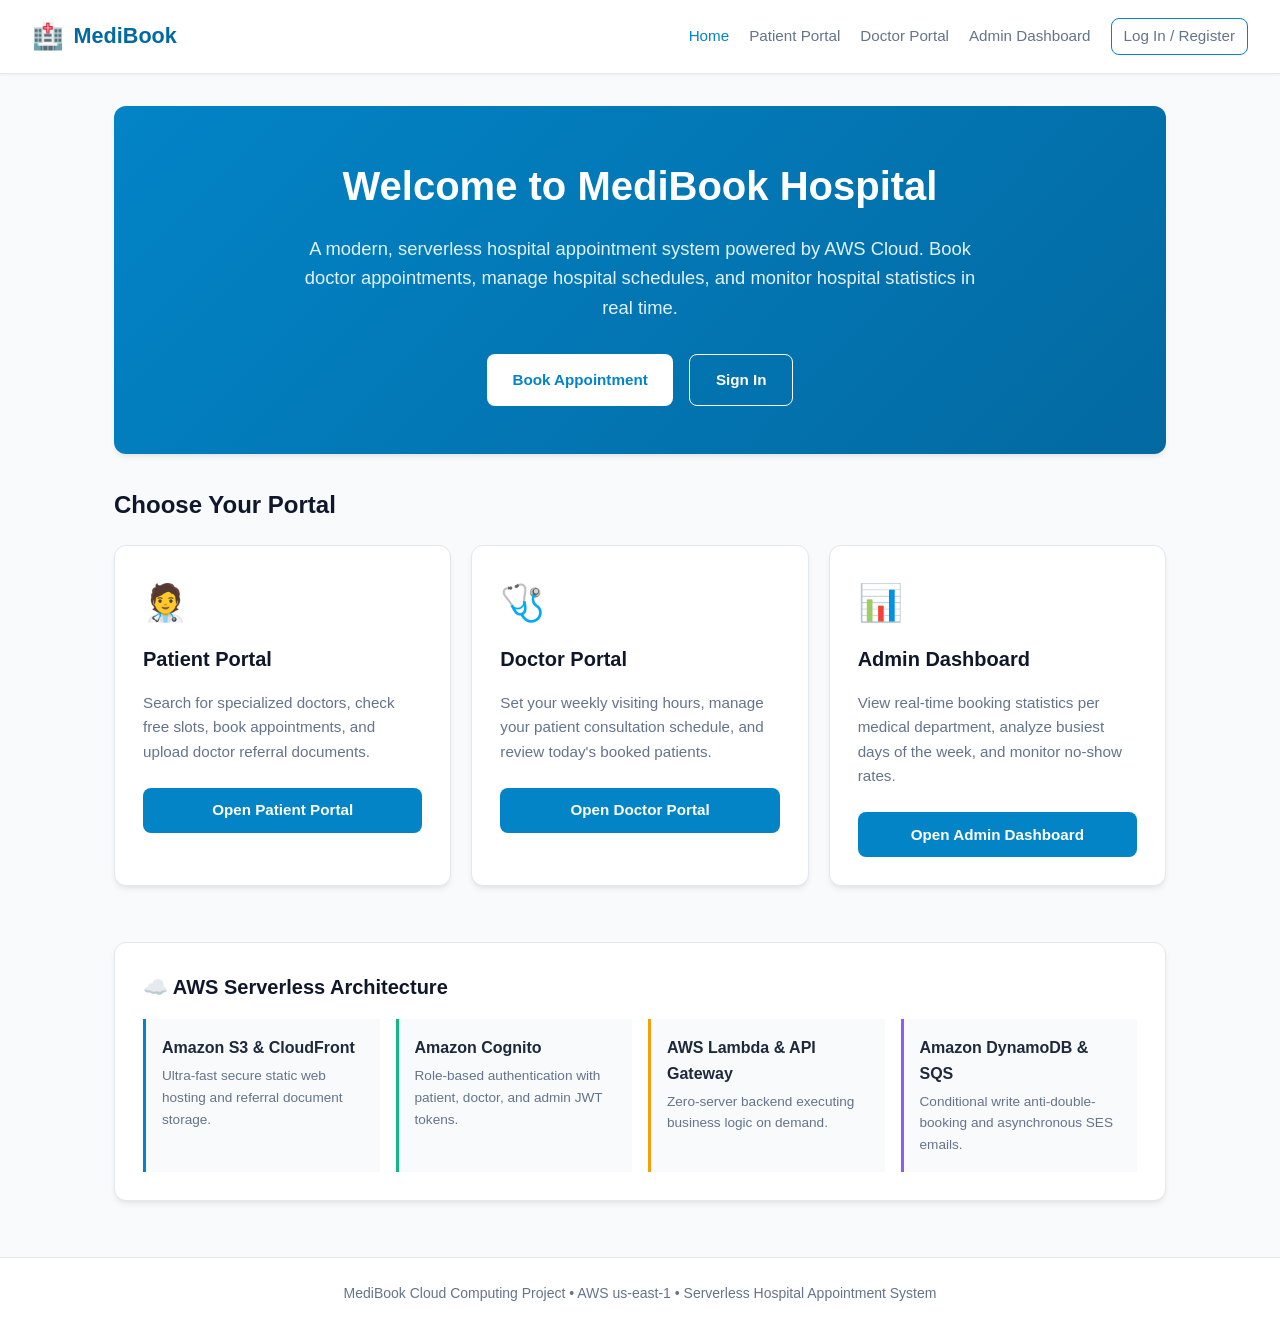
<file: medibook/code/frontend/index.html>
<!DOCTYPE html>
<html lang="en">
<head>
    <meta charset="UTF-8">
    <meta name="viewport" content="width=device-width, initial-scale=1.0">
    <title>MediBook - Cloud Hospital Booking System</title>
    <link rel="stylesheet" href="css/style.css">
</head>
<body>

    <!-- Top Navigation Bar -->
    <header class="navbar">
        <a href="index.html" class="nav-brand">
            <span class="logo-icon">🏥</span>
            <span>MediBook</span>
        </a>
        <nav class="nav-links">
            <a href="index.html" class="active">Home</a>
            <a href="patient.html">Patient Portal</a>
            <a href="doctor.html">Doctor Portal</a>
            <a href="admin.html">Admin Dashboard</a>
            <span id="nav-user-container">
                <a href="login.html" class="btn btn-outline btn-sm">Log In / Register</a>
            </span>
        </nav>
    </header>

    <!-- Main Content Container -->
    <main class="container">
        <!-- Hero Banner -->
        <section class="card" style="background: linear-gradient(135deg, #0284c7 0%, #0369a1 100%); color: white; padding: 3rem 2rem; border: none; text-align: center;">
            <h1 style="font-size: 2.5rem; margin-bottom: 1rem; color: white;">Welcome to MediBook Hospital</h1>
            <p style="font-size: 1.15rem; max-width: 700px; margin: 0 auto 2rem; color: #e0f2fe;">
                A modern, serverless hospital appointment system powered by AWS Cloud. Book doctor appointments, manage hospital schedules, and monitor hospital statistics in real time.
            </p>
            <div style="display: flex; justify-content: center; gap: 1rem; flex-wrap: wrap;">
                <a href="patient.html" class="btn" style="background: white; color: #0284c7; font-weight: 700; padding: 0.8rem 1.6rem;">Book Appointment</a>
                <a href="login.html" class="btn btn-outline" style="border-color: white; color: white; padding: 0.8rem 1.6rem;">Sign In</a>
            </div>
        </section>

        <!-- Role Portals Grid -->
        <section style="margin-top: 2rem;">
            <h2 style="font-size: 1.5rem; margin-bottom: 1.25rem; color: #0f172a;">Choose Your Portal</h2>
            <div class="grid-3">
                <!-- Patient Card -->
                <div class="card">
                    <div style="font-size: 2.25rem; margin-bottom: 0.75rem;">🧑‍⚕️</div>
                    <h3 class="card-title">Patient Portal</h3>
                    <p style="color: #64748b; font-size: 0.95rem; margin-bottom: 1.5rem;">
                        Search for specialized doctors, check free slots, book appointments, and upload doctor referral documents.
                    </p>
                    <a href="patient.html" class="btn btn-primary btn-block">Open Patient Portal</a>
                </div>

                <!-- Doctor Card -->
                <div class="card">
                    <div style="font-size: 2.25rem; margin-bottom: 0.75rem;">🩺</div>
                    <h3 class="card-title">Doctor Portal</h3>
                    <p style="color: #64748b; font-size: 0.95rem; margin-bottom: 1.5rem;">
                        Set your weekly visiting hours, manage your patient consultation schedule, and review today's booked patients.
                    </p>
                    <a href="doctor.html" class="btn btn-primary btn-block">Open Doctor Portal</a>
                </div>

                <!-- Admin Card -->
                <div class="card">
                    <div style="font-size: 2.25rem; margin-bottom: 0.75rem;">📊</div>
                    <h3 class="card-title">Admin Dashboard</h3>
                    <p style="color: #64748b; font-size: 0.95rem; margin-bottom: 1.5rem;">
                        View real-time booking statistics per medical department, analyze busiest days of the week, and monitor no-show rates.
                    </p>
                    <a href="admin.html" class="btn btn-primary btn-block">Open Admin Dashboard</a>
                </div>
            </div>
        </section>

        <!-- Cloud Architecture Highlights -->
        <section class="card" style="margin-top: 2rem;">
            <h3 class="card-title">☁️ AWS Serverless Architecture</h3>
            <div class="grid-4" style="margin-top: 1rem;">
                <div style="padding: 1rem; border-left: 3px solid #0284c7; background: #f8fafc;">
                    <strong>Amazon S3 & CloudFront</strong>
                    <p style="font-size: 0.85rem; color: #64748b; margin-top: 0.25rem;">Ultra-fast secure static web hosting and referral document storage.</p>
                </div>
                <div style="padding: 1rem; border-left: 3px solid #10b981; background: #f8fafc;">
                    <strong>Amazon Cognito</strong>
                    <p style="font-size: 0.85rem; color: #64748b; margin-top: 0.25rem;">Role-based authentication with patient, doctor, and admin JWT tokens.</p>
                </div>
                <div style="padding: 1rem; border-left: 3px solid #f59e0b; background: #f8fafc;">
                    <strong>AWS Lambda & API Gateway</strong>
                    <p style="font-size: 0.85rem; color: #64748b; margin-top: 0.25rem;">Zero-server backend executing business logic on demand.</p>
                </div>
                <div style="padding: 1rem; border-left: 3px solid #8b5cf6; background: #f8fafc;">
                    <strong>Amazon DynamoDB & SQS</strong>
                    <p style="font-size: 0.85rem; color: #64748b; margin-top: 0.25rem;">Conditional write anti-double-booking and asynchronous SES emails.</p>
                </div>
            </div>
        </section>
    </main>

    <!-- Footer -->
    <footer>
        <p>MediBook Cloud Computing Project • AWS us-east-1 • Serverless Hospital Appointment System</p>
    </footer>

    <!-- Scripts -->
    <script src="js/config.js"></script>
    <script src="js/auth.js"></script>
    <script>
        // Update user badge if logged in
        document.addEventListener("DOMContentLoaded", () => {
            const user = getCurrentUser();
            const container = document.getElementById("nav-user-container");
            if (user) {
                const role = getUserRole();
                const email = user.email || "User";
                container.innerHTML = `
                    <span class="user-badge">${role.toUpperCase()}</span>
                    <span style="font-size: 0.9rem; color: #475569; margin: 0 0.5rem;">${email}</span>
                    <button onclick="authSignOut()" class="btn btn-secondary btn-sm">Log Out</button>
                `;
            }
        });
    </script>
</body>
</html>
</file>
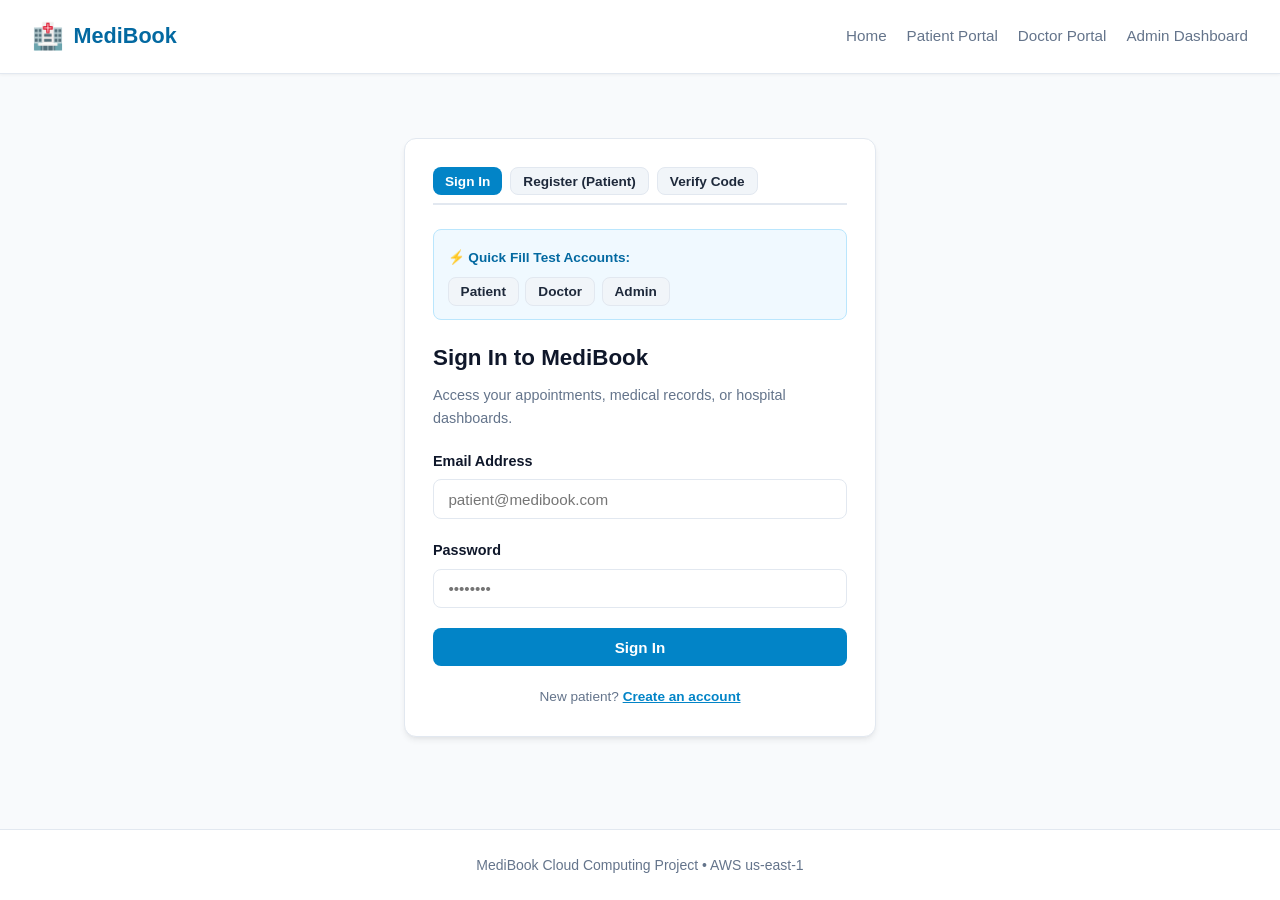
<file: medibook/code/frontend/doctor.html>
<!DOCTYPE html>
<html lang="en">
<head>
    <meta charset="UTF-8">
    <meta name="viewport" content="width=device-width, initial-scale=1.0">
    <title>MediBook - Doctor Portal</title>
    <link rel="stylesheet" href="css/style.css">
</head>
<body>

    <!-- Top Navigation Bar -->
    <header class="navbar">
        <a href="index.html" class="nav-brand">
            <span class="logo-icon">🏥</span>
            <span>MediBook</span>
        </a>
        <nav class="nav-links">
            <a href="index.html">Home</a>
            <a href="patient.html">Patient Portal</a>
            <a href="doctor.html" class="active">Doctor Portal</a>
            <a href="admin.html">Admin Dashboard</a>
            <span id="nav-user-container"></span>
        </nav>
    </header>

    <main class="container">
        <!-- Header -->
        <div class="page-header">
            <h1>🩺 Doctor Management Portal</h1>
            <p>Configure your consultation schedule and review booked patient appointments for today.</p>
        </div>

        <!-- Alert Banner -->
        <div id="doctor-alert" class="alert" style="display: none;"></div>

        <!-- SECTION 1: TODAY'S APPOINTMENT LIST -->
        <div class="card">
            <div class="card-title">
                <span>Today's Patient Schedule</span>
                <div style="display: flex; gap: 0.5rem; align-items: center;">
                    <input type="date" id="schedule-date" class="form-control" style="width: auto; padding: 0.35rem 0.6rem;" onchange="loadDoctorTodayAppointments()">
                    <button class="btn btn-secondary btn-sm" onclick="loadDoctorTodayAppointments()">Refresh</button>
                </div>
            </div>

            <div class="table-responsive">
                <table class="data-table">
                    <thead>
                        <tr>
                            <th>Time</th>
                            <th>Patient ID / Email</th>
                            <th>Department</th>
                            <th>Status</th>
                            <th>Symptoms / Notes</th>
                        </tr>
                    </thead>
                    <tbody id="today-appointments-tbody">
                        <tr>
                            <td colspan="5" style="text-align: center; color: #94a3b8; padding: 2rem;">
                                Loading today's schedule...
                            </td>
                        </tr>
                    </tbody>
                </table>
            </div>
        </div>

        <!-- SECTION 2: SET WEEKLY AVAILABILITY -->
        <div class="card">
            <h2 class="card-title">Set Weekly Visiting Hours</h2>
            <p style="font-size: 0.9rem; color: #64748b; margin-bottom: 1.25rem;">
                Select the standard time slots when you are available for hospital patient bookings.
            </p>

            <form id="form-availability" onsubmit="saveAvailability(event)">
                <div class="grid-2">
                    <div class="form-group">
                        <label class="form-label" for="doc-name-input">Doctor Profile Name</label>
                        <input type="text" id="doc-name-input" class="form-control" placeholder="Dr. Sarah Jenkins" value="Dr. Sarah Jenkins">
                    </div>
                    <div class="form-group">
                        <label class="form-label" for="doc-dept-input">Medical Department</label>
                        <select id="doc-dept-input" class="form-control">
                            <option value="Cardiology">Cardiology</option>
                            <option value="Neurology">Neurology</option>
                            <option value="Pediatrics">Pediatrics</option>
                            <option value="Orthopedics">Orthopedics</option>
                            <option value="Dermatology">Dermatology</option>
                        </select>
                    </div>
                </div>

                <label class="form-label" style="margin-top: 0.5rem;">Select Daily Slots:</label>
                <div class="grid-4" style="margin: 0.75rem 0 1.5rem;">
                    <label style="display: flex; align-items: center; gap: 0.5rem; background: #f8fafc; padding: 0.6rem; border-radius: 6px; border: 1px solid #e2e8f0; cursor: pointer;">
                        <input type="checkbox" name="time-slot" value="09:00" checked> 09:00 AM
                    </label>
                    <label style="display: flex; align-items: center; gap: 0.5rem; background: #f8fafc; padding: 0.6rem; border-radius: 6px; border: 1px solid #e2e8f0; cursor: pointer;">
                        <input type="checkbox" name="time-slot" value="10:00" checked> 10:00 AM
                    </label>
                    <label style="display: flex; align-items: center; gap: 0.5rem; background: #f8fafc; padding: 0.6rem; border-radius: 6px; border: 1px solid #e2e8f0; cursor: pointer;">
                        <input type="checkbox" name="time-slot" value="11:00" checked> 11:00 AM
                    </label>
                    <label style="display: flex; align-items: center; gap: 0.5rem; background: #f8fafc; padding: 0.6rem; border-radius: 6px; border: 1px solid #e2e8f0; cursor: pointer;">
                        <input type="checkbox" name="time-slot" value="13:00"> 01:00 PM
                    </label>
                    <label style="display: flex; align-items: center; gap: 0.5rem; background: #f8fafc; padding: 0.6rem; border-radius: 6px; border: 1px solid #e2e8f0; cursor: pointer;">
                        <input type="checkbox" name="time-slot" value="14:00" checked> 02:00 PM
                    </label>
                    <label style="display: flex; align-items: center; gap: 0.5rem; background: #f8fafc; padding: 0.6rem; border-radius: 6px; border: 1px solid #e2e8f0; cursor: pointer;">
                        <input type="checkbox" name="time-slot" value="15:00" checked> 03:00 PM
                    </label>
                    <label style="display: flex; align-items: center; gap: 0.5rem; background: #f8fafc; padding: 0.6rem; border-radius: 6px; border: 1px solid #e2e8f0; cursor: pointer;">
                        <input type="checkbox" name="time-slot" value="16:00" checked> 04:00 PM
                    </label>
                    <label style="display: flex; align-items: center; gap: 0.5rem; background: #f8fafc; padding: 0.6rem; border-radius: 6px; border: 1px solid #e2e8f0; cursor: pointer;">
                        <input type="checkbox" name="time-slot" value="17:00"> 05:00 PM
                    </label>
                </div>

                <button type="submit" id="btn-save-schedule" class="btn btn-primary">
                    Save Weekly Availability
                </button>
            </form>
        </div>
    </main>

    <footer>
        <p>MediBook Cloud Computing Project • AWS us-east-1</p>
    </footer>

    <!-- Scripts -->
    <script src="js/config.js"></script>
    <script src="js/auth.js"></script>
    <script src="js/api.js"></script>
    <script src="js/doctor.js"></script>
</body>
</html>
</file>
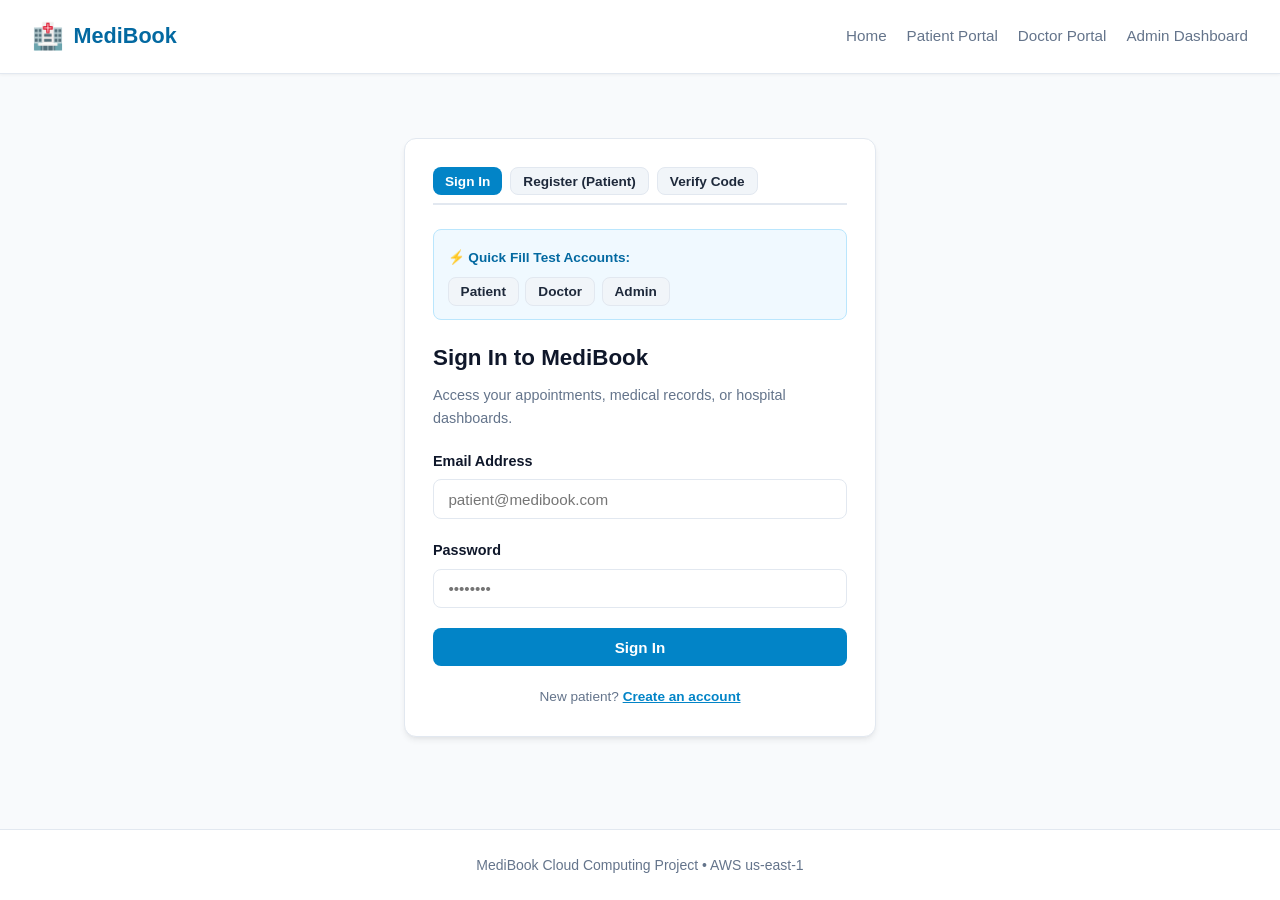
<file: medibook/code/frontend/login.html>
<!DOCTYPE html>
<html lang="en">
<head>
    <meta charset="UTF-8">
    <meta name="viewport" content="width=device-width, initial-scale=1.0">
    <title>MediBook - Login & Registration</title>
    <link rel="stylesheet" href="css/style.css">
</head>
<body>

    <!-- Top Navigation Bar -->
    <header class="navbar">
        <a href="index.html" class="nav-brand">
            <span class="logo-icon">🏥</span>
            <span>MediBook</span>
        </a>
        <nav class="nav-links">
            <a href="index.html">Home</a>
            <a href="patient.html">Patient Portal</a>
            <a href="doctor.html">Doctor Portal</a>
            <a href="admin.html">Admin Dashboard</a>
        </nav>
    </header>

    <main class="container" style="max-width: 520px;">
        <div class="card" style="margin-top: 2rem;">
            <!-- Tab Buttons -->
            <div style="display: flex; gap: 0.5rem; margin-bottom: 1.5rem; border-bottom: 2px solid #e2e8f0; padding-bottom: 0.5rem;">
                <button id="tab-btn-signin" class="btn btn-primary btn-sm" onclick="showTab('signin')">Sign In</button>
                <button id="tab-btn-signup" class="btn btn-secondary btn-sm" onclick="showTab('signup')">Register (Patient)</button>
                <button id="tab-btn-confirm" class="btn btn-secondary btn-sm" onclick="showTab('confirm')">Verify Code</button>
            </div>

            <!-- Message Alert Banner -->
            <div id="alert-box" class="alert" style="display: none;"></div>

            <!-- Quick Demo Accounts Helper -->
            <div style="background: #f0f9ff; border-radius: 8px; padding: 0.85rem; margin-bottom: 1.25rem; border: 1px solid #bae6fd;">
                <strong style="color: #0369a1; font-size: 0.85rem;">⚡ Quick Fill Test Accounts:</strong>
                <div style="display: flex; gap: 0.4rem; margin-top: 0.5rem; flex-wrap: wrap;">
                    <button type="button" class="btn btn-secondary btn-sm" onclick="fillTestAccount('patient@medibook.com', 'Password123!')">Patient</button>
                    <button type="button" class="btn btn-secondary btn-sm" onclick="fillTestAccount('doctor@medibook.com', 'Password123!')">Doctor</button>
                    <button type="button" class="btn btn-secondary btn-sm" onclick="fillTestAccount('admin@medibook.com', 'Password123!')">Admin</button>
                </div>
            </div>

            <!-- 1. SIGN IN FORM -->
            <div id="section-signin">
                <h2 style="font-size: 1.4rem; color: #0f172a; margin-bottom: 0.5rem;">Sign In to MediBook</h2>
                <p style="font-size: 0.9rem; color: #64748b; margin-bottom: 1.25rem;">
                    Access your appointments, medical records, or hospital dashboards.
                </p>

                <form id="form-signin" onsubmit="handleSignIn(event)">
                    <div class="form-group">
                        <label class="form-label" for="signin-email">Email Address</label>
                        <input type="email" id="signin-email" class="form-control" placeholder="patient@medibook.com" required>
                    </div>

                    <div class="form-group">
                        <label class="form-label" for="signin-password">Password</label>
                        <input type="password" id="signin-password" class="form-control" placeholder="••••••••" required>
                    </div>

                    <button type="submit" id="btn-submit-signin" class="btn btn-primary btn-block">Sign In</button>
                </form>

                <div style="margin-top: 1.25rem; font-size: 0.85rem; color: #64748b; text-align: center;">
                    New patient? <a href="javascript:void(0)" onclick="showTab('signup')" style="color: #0284c7; font-weight: 600;">Create an account</a>
                </div>
            </div>

            <!-- 2. SIGN UP FORM -->
            <div id="section-signup" style="display: none;">
                <h2 style="font-size: 1.4rem; color: #0f172a; margin-bottom: 0.5rem;">Create Patient Account</h2>
                <p style="font-size: 0.9rem; color: #64748b; margin-bottom: 1.25rem;">
                    Register as a new hospital patient. You will be sent a 6-digit confirmation code.
                </p>

                <form id="form-signup" onsubmit="handleSignUp(event)">
                    <div class="form-group">
                        <label class="form-label" for="signup-name">Full Name</label>
                        <input type="text" id="signup-name" class="form-control" placeholder="John Doe" required>
                    </div>

                    <div class="form-group">
                        <label class="form-label" for="signup-email">Email Address</label>
                        <input type="email" id="signup-email" class="form-control" placeholder="name@example.com" required>
                    </div>

                    <div class="form-group">
                        <label class="form-label" for="signup-password">Password</label>
                        <input type="password" id="signup-password" class="form-control" placeholder="At least 8 characters with 1 number" required>
                        <small style="color: #64748b; font-size: 0.8rem;">Min 8 characters (uppercase, lowercase, number recommended)</small>
                    </div>

                    <button type="submit" id="btn-submit-signup" class="btn btn-primary btn-block">Register</button>
                </form>

                <div style="margin-top: 1.25rem; font-size: 0.85rem; color: #64748b; text-align: center;">
                    Already registered? <a href="javascript:void(0)" onclick="showTab('signin')" style="color: #0284c7; font-weight: 600;">Sign in here</a>
                </div>
            </div>

            <!-- 3. CONFIRM SIGN UP FORM -->
            <div id="section-confirm" style="display: none;">
                <h2 style="font-size: 1.4rem; color: #0f172a; margin-bottom: 0.5rem;">Verify Your Account</h2>
                <p style="font-size: 0.9rem; color: #64748b; margin-bottom: 1.25rem;">
                    Enter the 6-digit verification code sent to your email address by Amazon Cognito.
                </p>

                <form id="form-confirm" onsubmit="handleConfirmSignUp(event)">
                    <div class="form-group">
                        <label class="form-label" for="confirm-email">Email Address</label>
                        <input type="email" id="confirm-email" class="form-control" placeholder="name@example.com" required>
                    </div>

                    <div class="form-group">
                        <label class="form-label" for="confirm-code">6-Digit Verification Code</label>
                        <input type="text" id="confirm-code" class="form-control" placeholder="123456" maxlength="6" required>
                    </div>

                    <button type="submit" id="btn-submit-confirm" class="btn btn-primary btn-block">Confirm Account</button>
                </form>
            </div>
        </div>
    </main>

    <footer>
        <p>MediBook Cloud Computing Project • AWS us-east-1</p>
    </footer>

    <!-- Scripts -->
    <script src="js/config.js"></script>
    <script src="js/auth.js"></script>
    <script>
        function fillTestAccount(email, password) {
            document.getElementById("signin-email").value = email;
            document.getElementById("signin-password").value = password;
            showTab("signin");
        }

        function showTab(tabName) {
            document.getElementById("section-signin").style.display = tabName === "signin" ? "block" : "none";
            document.getElementById("section-signup").style.display = tabName === "signup" ? "block" : "none";
            document.getElementById("section-confirm").style.display = tabName === "confirm" ? "block" : "none";

            document.getElementById("tab-btn-signin").className = tabName === "signin" ? "btn btn-primary btn-sm" : "btn btn-secondary btn-sm";
            document.getElementById("tab-btn-signup").className = tabName === "signup" ? "btn btn-primary btn-sm" : "btn btn-secondary btn-sm";
            document.getElementById("tab-btn-confirm").className = tabName === "confirm" ? "btn btn-primary btn-sm" : "btn btn-secondary btn-sm";
            hideAlert();
        }

        function showAlert(message, type = "danger") {
            const box = document.getElementById("alert-box");
            box.className = `alert alert-${type}`;
            box.textContent = message;
            box.style.display = "block";
        }

        function hideAlert() {
            document.getElementById("alert-box").style.display = "none";
        }

        // 1. Handle Sign In
        async function handleSignIn(e) {
            e.preventDefault();
            const email = document.getElementById("signin-email").value.trim();
            const password = document.getElementById("signin-password").value;
            const submitBtn = document.getElementById("btn-submit-signin");

            try {
                submitBtn.disabled = true;
                submitBtn.textContent = "Signing In...";
                hideAlert();

                const user = await authSignIn(email, password);
                const role = getUserRole();

                showAlert("Sign in successful! Redirecting...", "success");

                setTimeout(() => {
                    if (role === "admin") {
                        window.location.href = "admin.html";
                    } else if (role === "doctor") {
                        window.location.href = "doctor.html";
                    } else {
                        window.location.href = "patient.html";
                    }
                }, 600);
            } catch (err) {
                showAlert(err.message || "Failed to sign in. Please verify your credentials.", "danger");
            } finally {
                submitBtn.disabled = false;
                submitBtn.textContent = "Sign In";
            }
        }

        // 2. Handle Sign Up
        async function handleSignUp(e) {
            e.preventDefault();
            const name = document.getElementById("signup-name").value.trim();
            const email = document.getElementById("signup-email").value.trim();
            const password = document.getElementById("signup-password").value;
            const submitBtn = document.getElementById("btn-submit-signup");

            try {
                submitBtn.disabled = true;
                submitBtn.textContent = "Registering...";
                hideAlert();

                await authSignUp(email, password, name);
                document.getElementById("confirm-email").value = email;
                showTab("confirm");
                showAlert("Registration submitted! Enter your 6-digit confirmation code (e.g. 123456).", "success");
            } catch (err) {
                showAlert(err.message || "Registration failed. Please try a stronger password.", "danger");
            } finally {
                submitBtn.disabled = false;
                submitBtn.textContent = "Register";
            }
        }

        // 3. Handle Confirm Sign Up
        async function handleConfirmSignUp(e) {
            e.preventDefault();
            const email = document.getElementById("confirm-email").value.trim();
            const code = document.getElementById("confirm-code").value.trim();
            const submitBtn = document.getElementById("btn-submit-confirm");

            try {
                submitBtn.disabled = true;
                submitBtn.textContent = "Verifying...";
                hideAlert();

                await authConfirmSignUp(email, code);
                document.getElementById("signin-email").value = email;
                showTab("signin");
                showAlert("Account confirmed! You can now sign in.", "success");
            } catch (err) {
                showAlert(err.message || "Verification failed. Check the code and try again.", "danger");
            } finally {
                submitBtn.disabled = false;
                submitBtn.textContent = "Confirm Account";
            }
        }
    </script>
</body>
</html>
</file>
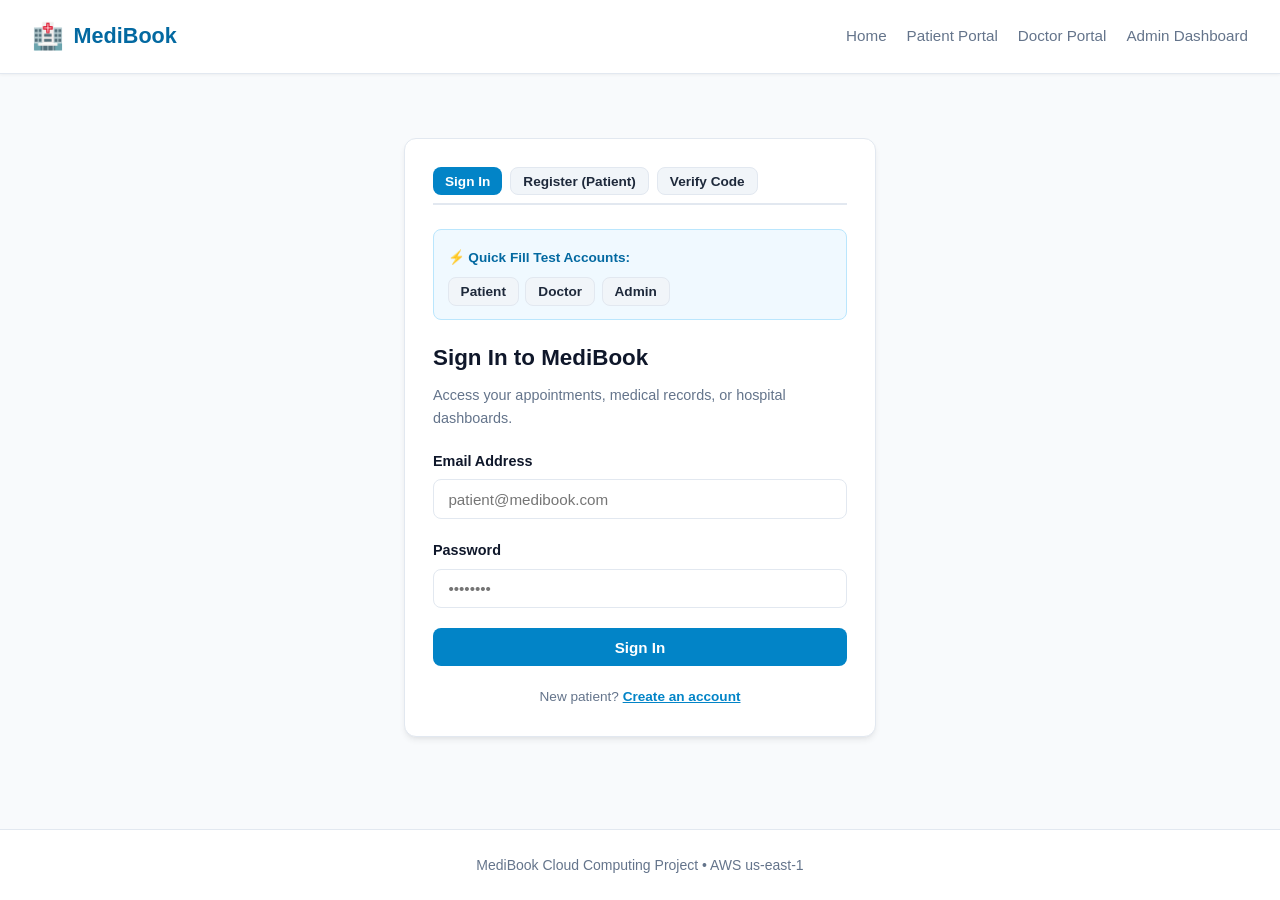
<file: medibook/code/frontend/patient.html>
<!DOCTYPE html>
<html lang="en">
<head>
    <meta charset="UTF-8">
    <meta name="viewport" content="width=device-width, initial-scale=1.0">
    <title>MediBook - Patient Portal</title>
    <link rel="stylesheet" href="css/style.css">
</head>
<body>

    <!-- Top Navigation Bar -->
    <header class="navbar">
        <a href="index.html" class="nav-brand">
            <span class="logo-icon">🏥</span>
            <span>MediBook</span>
        </a>
        <nav class="nav-links">
            <a href="index.html">Home</a>
            <a href="patient.html" class="active">Patient Portal</a>
            <a href="doctor.html">Doctor Portal</a>
            <a href="admin.html">Admin Dashboard</a>
            <span id="nav-user-container"></span>
        </nav>
    </header>

    <main class="container">
        <!-- Header -->
        <div class="page-header">
            <h1>🧑‍⚕️ Patient Portal</h1>
            <p>Find doctors, view real-time availability, schedule consultations, and manage your appointments.</p>
        </div>

        <!-- Global Alert Message -->
        <div id="patient-alert" class="alert" style="display: none;"></div>

        <!-- SECTION 1: SEARCH & BOOK APPOINTMENTS -->
        <div class="card">
            <h2 class="card-title">Book an Appointment</h2>

            <div class="grid-2">
                <!-- Filter & Doctor Picker -->
                <div>
                    <div class="form-group">
                        <label class="form-label" for="dept-select">Filter by Department</label>
                        <select id="dept-select" class="form-control" onchange="onDepartmentChange()">
                            <option value="">All Departments</option>
                            <option value="Cardiology">Cardiology</option>
                            <option value="Neurology">Neurology</option>
                            <option value="Pediatrics">Pediatrics</option>
                            <option value="Orthopedics">Orthopedics</option>
                            <option value="Dermatology">Dermatology</option>
                        </select>
                    </div>

                    <div class="form-group">
                        <label class="form-label" for="doctor-select">Choose Doctor</label>
                        <select id="doctor-select" class="form-control" onchange="onDoctorChange()">
                            <option value="">Loading doctors...</option>
                        </select>
                    </div>

                    <div id="doctor-info-box" style="display: none; background: #f0f9ff; padding: 1rem; border-radius: 8px; border-left: 4px solid #0284c7; margin-bottom: 1rem;">
                        <h4 id="doc-info-name" style="color: #0369a1; margin-bottom: 0.25rem;">Doctor Name</h4>
                        <p id="doc-info-room" style="font-size: 0.85rem; color: #475569; margin-bottom: 0.25rem;">Room</p>
                        <p id="doc-info-bio" style="font-size: 0.85rem; color: #64748b;">Bio</p>
                    </div>

                    <div class="form-group">
                        <label class="form-label" for="appointment-date">Appointment Date</label>
                        <input type="date" id="appointment-date" class="form-control" onchange="loadDoctorSlots()">
                    </div>
                </div>

                <!-- Available Slots Picker -->
                <div>
                    <label class="form-label">Available Time Slots</label>
                    <div id="slots-loading" style="display: none; color: #64748b; font-size: 0.9rem; padding: 1rem 0;">
                        Checking available slots...
                    </div>
                    <div id="slots-container" class="slots-container">
                        <span style="color: #94a3b8; font-size: 0.9rem;">Select a doctor and date to view free slots.</span>
                    </div>

                    <div class="form-group" style="margin-top: 1rem;">
                        <label class="form-label" for="booking-notes">Reason for Visit / Symptoms (Optional)</label>
                        <input type="text" id="booking-notes" class="form-control" placeholder="e.g. Mild headache, routine checkup">
                    </div>

                    <button id="btn-book-slot" class="btn btn-primary btn-block" onclick="bookSelectedSlot()" disabled>
                        Confirm Booking
                    </button>
                </div>
            </div>
        </div>

        <!-- SECTION 2: UPLOAD REFERRAL DOCUMENT -->
        <div class="card">
            <h2 class="card-title">Upload Doctor Referral Document (S3 Presigned URL)</h2>
            <p style="font-size: 0.9rem; color: #64748b; margin-bottom: 1rem;">
                Have a doctor's referral letter or lab report? Upload it directly and securely to our private AWS S3 bucket.
            </p>

            <div class="upload-dropzone" onclick="document.getElementById('referral-file-input').click()">
                <div style="font-size: 2rem; margin-bottom: 0.5rem;">📄</div>
                <strong>Click to choose a referral document (PDF, PNG, JPG)</strong>
                <p id="selected-file-label" style="font-size: 0.85rem; color: #64748b; margin-top: 0.25rem;">Maximum size 10MB</p>
                <input type="file" id="referral-file-input" style="display: none;" onchange="onFileSelected(event)" accept=".pdf,.png,.jpg,.jpeg">
            </div>

            <div style="margin-top: 1rem; display: flex; gap: 1rem; align-items: center;">
                <button id="btn-upload-referral" class="btn btn-primary btn-sm" onclick="uploadReferralDocument()" disabled>
                    Upload Document to S3
                </button>
                <span id="upload-status-text" style="font-size: 0.85rem; color: #64748b;"></span>
            </div>
        </div>

        <!-- SECTION 3: MY APPOINTMENTS -->
        <div class="card">
            <div class="card-title">
                <span>My Scheduled Appointments</span>
                <button class="btn btn-secondary btn-sm" onclick="loadMyAppointments()">Refresh</button>
            </div>

            <div class="table-responsive">
                <table class="data-table">
                    <thead>
                        <tr>
                            <th>Doctor</th>
                            <th>Department</th>
                            <th>Date & Time</th>
                            <th>Status</th>
                            <th>Notes</th>
                            <th>Action</th>
                        </tr>
                    </thead>
                    <tbody id="my-appointments-table-body">
                        <tr>
                            <td colspan="6" style="text-align: center; color: #94a3b8; padding: 2rem;">
                                Loading your appointments...
                            </td>
                        </tr>
                    </tbody>
                </table>
            </div>
        </div>
    </main>

    <footer>
        <p>MediBook Cloud Computing Project • AWS us-east-1</p>
    </footer>

    <!-- Scripts -->
    <script src="js/config.js"></script>
    <script src="js/auth.js"></script>
    <script src="js/api.js"></script>
    <script src="js/patient.js"></script>
</body>
</html>
</file>
<file: medibook/code/frontend/css/style.css>
/* MediBook Hospital Healthcare Design System */
/* Clean, modern, accessible blue and white hospital theme */

:root {
    --primary: #0284c7;
    --primary-dark: #0369a1;
    --primary-light: #e0f2fe;
    --secondary: #0f172a;
    --accent: #06b6d4;
    --success: #10b981;
    --success-light: #d1fae5;
    --warning: #f59e0b;
    --warning-light: #fef3c7;
    --danger: #ef4444;
    --danger-light: #fee2e2;
    --background: #f8fafc;
    --surface: #ffffff;
    --border: #e2e8f0;
    --text-main: #1e293b;
    --text-muted: #64748b;
    --radius: 12px;
    --shadow: 0 4px 6px -1px rgba(0, 0, 0, 0.07), 0 2px 4px -2px rgba(0, 0, 0, 0.05);
    --shadow-lg: 0 10px 15px -3px rgba(0, 0, 0, 0.08), 0 4px 6px -4px rgba(0, 0, 0, 0.04);
}

* {
    box-sizing: border-box;
    margin: 0;
    padding: 0;
}

body {
    font-family: -apple-system, BlinkMacSystemFont, "Segoe UI", Roboto, Oxygen, Ubuntu, Cantarell, "Helvetica Neue", sans-serif;
    background-color: var(--background);
    color: var(--text-main);
    line-height: 1.6;
    min-height: 100vh;
    display: flex;
    flex-direction: column;
}

/* Header & Navigation Bar */
.navbar {
    background-color: var(--surface);
    border-bottom: 1px solid var(--border);
    padding: 1rem 2rem;
    display: flex;
    justify-content: space-between;
    align-items: center;
    position: sticky;
    top: 0;
    z-index: 50;
    box-shadow: 0 1px 3px rgba(0,0,0,0.05);
}

.nav-brand {
    display: flex;
    align-items: center;
    gap: 0.6rem;
    text-decoration: none;
    color: var(--primary-dark);
    font-size: 1.35rem;
    font-weight: 700;
}

.nav-brand span.logo-icon {
    font-size: 1.6rem;
}

.nav-links {
    display: flex;
    align-items: center;
    gap: 1.25rem;
}

.nav-links a {
    text-decoration: none;
    color: var(--text-muted);
    font-weight: 500;
    font-size: 0.95rem;
    transition: color 0.2s ease;
}

.nav-links a:hover, .nav-links a.active {
    color: var(--primary);
}

.user-badge {
    background-color: var(--primary-light);
    color: var(--primary-dark);
    padding: 0.35rem 0.8rem;
    border-radius: 9999px;
    font-size: 0.825rem;
    font-weight: 600;
    display: inline-flex;
    align-items: center;
    gap: 0.4rem;
}

/* Layout Container */
.container {
    max-width: 1100px;
    margin: 2rem auto;
    padding: 0 1.5rem;
    width: 100%;
    flex: 1;
}

/* Page Headers */
.page-header {
    margin-bottom: 2rem;
}

.page-header h1 {
    font-size: 1.9rem;
    color: var(--secondary);
    margin-bottom: 0.35rem;
}

.page-header p {
    color: var(--text-muted);
    font-size: 1rem;
}

/* Cards & Surfaces */
.card {
    background: var(--surface);
    border: 1px solid var(--border);
    border-radius: var(--radius);
    padding: 1.75rem;
    margin-bottom: 1.5rem;
    box-shadow: var(--shadow);
}

.card-title {
    font-size: 1.25rem;
    font-weight: 600;
    color: var(--secondary);
    margin-bottom: 1rem;
    display: flex;
    align-items: center;
    justify-content: space-between;
}

/* Buttons */
.btn {
    display: inline-flex;
    align-items: center;
    justify-content: center;
    gap: 0.5rem;
    padding: 0.65rem 1.35rem;
    font-size: 0.95rem;
    font-weight: 600;
    border-radius: 8px;
    border: none;
    cursor: pointer;
    transition: all 0.2s ease;
    text-decoration: none;
}

.btn-primary {
    background-color: var(--primary);
    color: #ffffff;
}

.btn-primary:hover {
    background-color: var(--primary-dark);
}

.btn-secondary {
    background-color: #f1f5f9;
    color: var(--text-main);
    border: 1px solid var(--border);
}

.btn-secondary:hover {
    background-color: #e2e8f0;
}

.btn-danger {
    background-color: var(--danger);
    color: #ffffff;
}

.btn-danger:hover {
    background-color: #dc2626;
}

.btn-outline {
    background-color: transparent;
    color: var(--primary);
    border: 1.5px solid var(--primary);
}

.btn-outline:hover {
    background-color: var(--primary-light);
}

.btn-sm {
    padding: 0.35rem 0.75rem;
    font-size: 0.85rem;
}

.btn-block {
    width: 100%;
}

/* Forms & Inputs */
.form-group {
    margin-bottom: 1.25rem;
}

.form-label {
    display: block;
    margin-bottom: 0.4rem;
    font-size: 0.9rem;
    font-weight: 600;
    color: var(--secondary);
}

.form-control {
    width: 100%;
    padding: 0.65rem 0.9rem;
    border: 1.5px solid var(--border);
    border-radius: 8px;
    font-size: 0.95rem;
    color: var(--text-main);
    background-color: #ffffff;
    transition: border-color 0.2s ease, box-shadow 0.2s ease;
}

.form-control:focus {
    outline: none;
    border-color: var(--primary);
    box-shadow: 0 0 0 3px rgba(2, 132, 199, 0.15);
}

/* Alert Messages */
.alert {
    padding: 0.9rem 1.2rem;
    border-radius: 8px;
    margin-bottom: 1.25rem;
    font-size: 0.95rem;
    display: flex;
    align-items: center;
    gap: 0.6rem;
}

.alert-success {
    background-color: var(--success-light);
    color: #065f46;
    border: 1px solid #a7f3d0;
}

.alert-danger {
    background-color: var(--danger-light);
    color: #991b1b;
    border: 1px solid #fecaca;
}

.alert-warning {
    background-color: var(--warning-light);
    color: #92400e;
    border: 1px solid #fde68a;
}

.alert-info {
    background-color: var(--primary-light);
    color: var(--primary-dark);
    border: 1px solid #bae6fd;
}

/* Grid Layouts */
.grid-2 {
    display: grid;
    grid-template-columns: repeat(auto-fit, minmax(280px, 1fr));
    gap: 1.5rem;
}

.grid-3 {
    display: grid;
    grid-template-columns: repeat(auto-fit, minmax(220px, 1fr));
    gap: 1.25rem;
}

.grid-4 {
    display: grid;
    grid-template-columns: repeat(auto-fit, minmax(180px, 1fr));
    gap: 1rem;
}

/* Stat Cards (Admin KPI) */
.stat-card {
    background-color: var(--surface);
    border: 1px solid var(--border);
    border-radius: var(--radius);
    padding: 1.35rem;
    box-shadow: var(--shadow);
}

.stat-title {
    font-size: 0.85rem;
    color: var(--text-muted);
    font-weight: 600;
    text-transform: uppercase;
    letter-spacing: 0.04em;
    margin-bottom: 0.4rem;
}

.stat-value {
    font-size: 2rem;
    font-weight: 700;
    color: var(--secondary);
}

.stat-sub {
    font-size: 0.85rem;
    color: var(--text-muted);
    margin-top: 0.25rem;
}

/* Badges */
.badge {
    display: inline-block;
    padding: 0.25rem 0.6rem;
    border-radius: 9999px;
    font-size: 0.775rem;
    font-weight: 600;
    text-transform: uppercase;
    letter-spacing: 0.03em;
}

.badge-confirmed {
    background-color: var(--success-light);
    color: #065f46;
}

.badge-cancelled {
    background-color: var(--danger-light);
    color: #991b1b;
}

.badge-noshow {
    background-color: var(--warning-light);
    color: #92400e;
}

/* Tables */
.table-responsive {
    overflow-x: auto;
}

.data-table {
    width: 100%;
    border-collapse: collapse;
    margin-top: 0.5rem;
    text-align: left;
}

.data-table th, .data-table td {
    padding: 0.85rem 1rem;
    border-bottom: 1px solid var(--border);
    font-size: 0.95rem;
}

.data-table th {
    background-color: #f8fafc;
    color: var(--text-muted);
    font-weight: 600;
    font-size: 0.85rem;
    text-transform: uppercase;
    letter-spacing: 0.03em;
}

.data-table tr:hover {
    background-color: #f8fafc;
}

/* Time Slot Chips */
.slots-container {
    display: flex;
    flex-wrap: wrap;
    gap: 0.6rem;
    margin: 1rem 0;
}

.slot-chip {
    padding: 0.5rem 0.9rem;
    background-color: #f1f5f9;
    border: 1.5px solid var(--border);
    border-radius: 8px;
    font-size: 0.9rem;
    font-weight: 600;
    color: var(--text-main);
    cursor: pointer;
    transition: all 0.15s ease;
}

.slot-chip:hover {
    border-color: var(--primary);
    background-color: var(--primary-light);
    color: var(--primary-dark);
}

.slot-chip.selected {
    background-color: var(--primary);
    color: #ffffff;
    border-color: var(--primary-dark);
}

/* File Upload Box */
.upload-dropzone {
    border: 2px dashed var(--primary);
    background-color: var(--primary-light);
    border-radius: var(--radius);
    padding: 2rem 1.5rem;
    text-align: center;
    cursor: pointer;
    transition: background-color 0.2s ease;
}

.upload-dropzone:hover {
    background-color: #bae6fd;
}

/* Footer */
footer {
    background-color: var(--surface);
    border-top: 1px solid var(--border);
    padding: 1.5rem;
    text-align: center;
    color: var(--text-muted);
    font-size: 0.875rem;
    margin-top: auto;
}

/* Responsive adjustments */
@media (max-width: 768px) {
    .navbar {
        flex-direction: column;
        gap: 1rem;
        padding: 1rem;
    }
    .container {
        padding: 0 1rem;
        margin: 1rem auto;
    }
}
</file>
